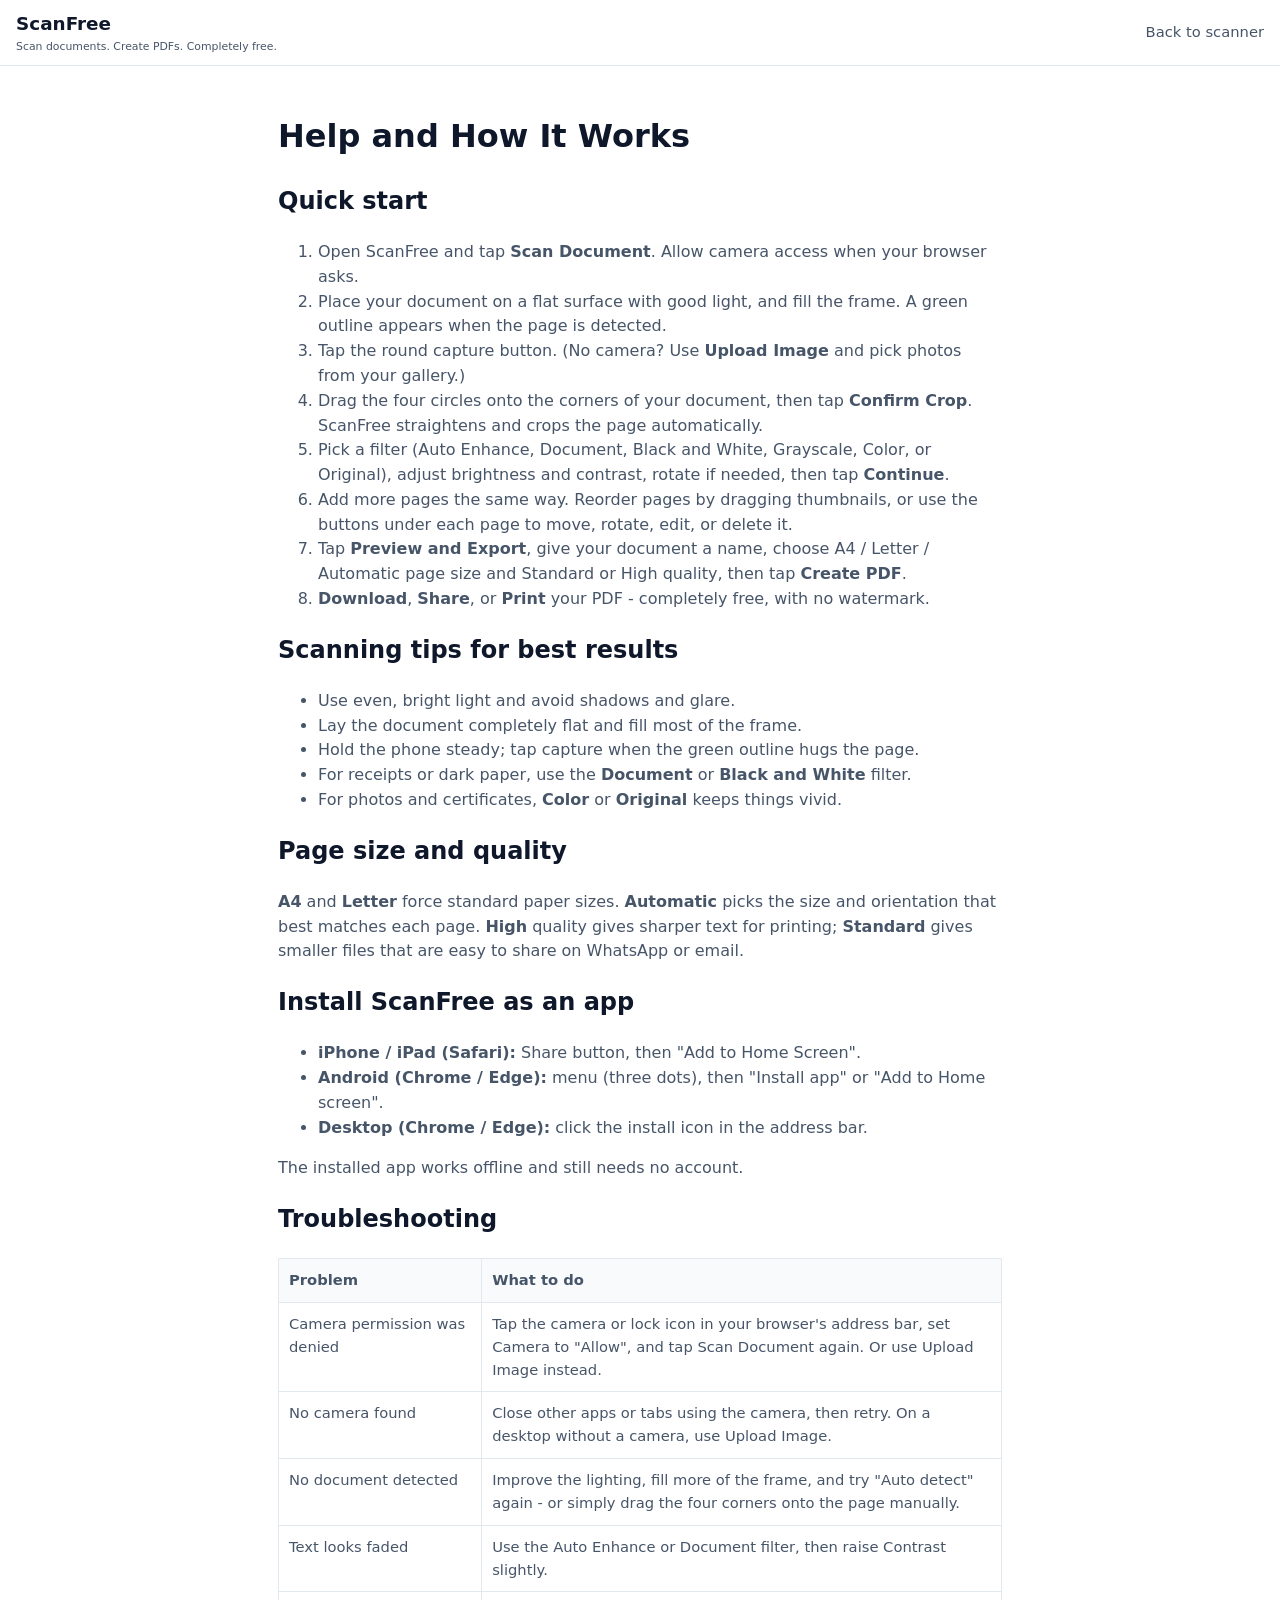
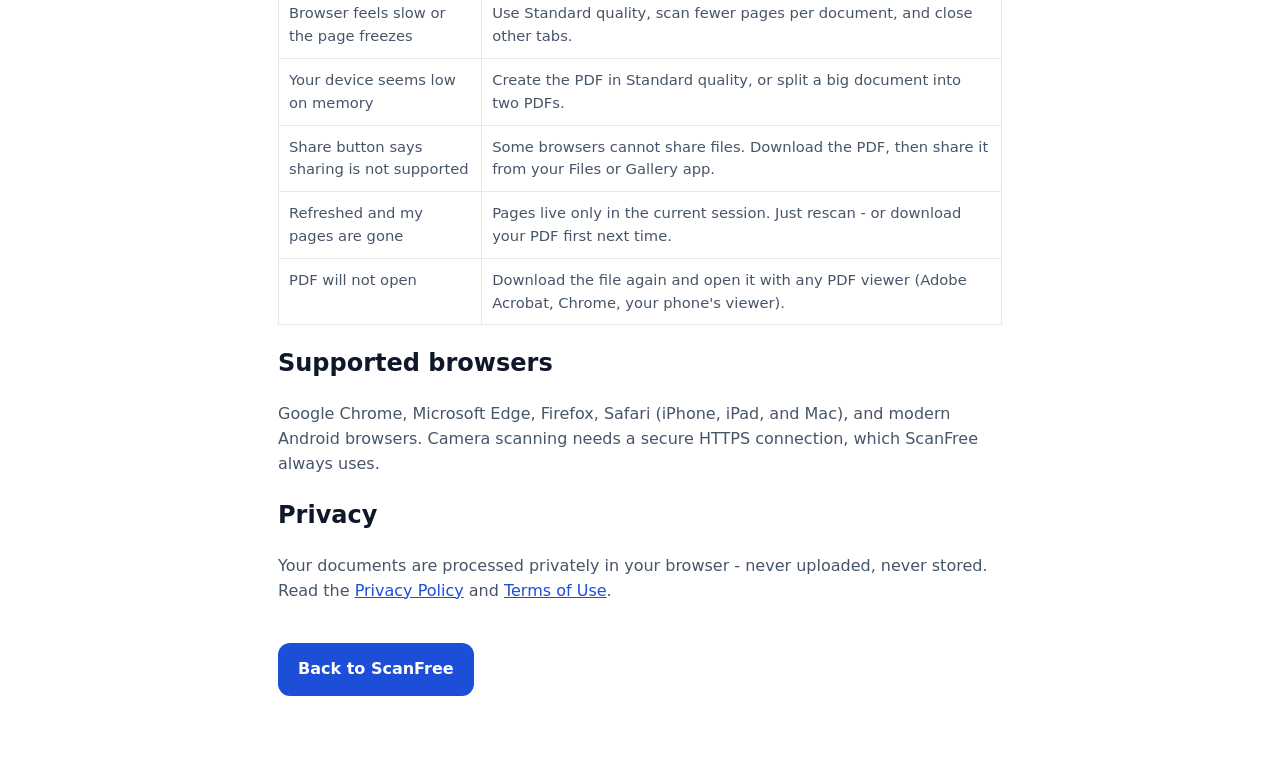
<file: help.html>
<!DOCTYPE html>
<html lang="en">
<head>
<meta charset="utf-8">
<meta name="viewport" content="width=device-width, initial-scale=1">
<title>Help and How It Works - ScanFree</title>
<meta name="description" content="How to scan documents, adjust corners, enhance pages, create PDFs, and fix common problems in ScanFree.">
<link rel="icon" href="icon.svg" type="image/svg+xml">
<link rel="stylesheet" href="style.css">
<style>
main{max-width:760px;padding:24px 18px 60px}
main p,main li{color:#475569}
table{width:100%;border-collapse:collapse;margin:12px 0}
th,td{border:1px solid #e2e8f0;padding:10px;text-align:left;vertical-align:top;color:#475569;font-size:.92rem}
th{background:#f8fafc}
.back{display:inline-block;margin-top:24px}
</style>
</head>
<body>
<header class="top">
  <a class="brand" href="index.html" aria-label="ScanFree home"><span><span class="brandname">ScanFree</span><small>Scan documents. Create PDFs. Completely free.</small></span></a>
  <nav class="topnav" aria-label="Site"><a href="index.html">Back to scanner</a></nav>
</header>
<main>
<h1>Help and How It Works</h1>
<h2>Quick start</h2>
<ol>
<li>Open ScanFree and tap <strong>Scan Document</strong>. Allow camera access when your browser asks.</li>
<li>Place your document on a flat surface with good light, and fill the frame. A green outline appears when the page is detected.</li>
<li>Tap the round capture button. (No camera? Use <strong>Upload Image</strong> and pick photos from your gallery.)</li>
<li>Drag the four circles onto the corners of your document, then tap <strong>Confirm Crop</strong>. ScanFree straightens and crops the page automatically.</li>
<li>Pick a filter (Auto Enhance, Document, Black and White, Grayscale, Color, or Original), adjust brightness and contrast, rotate if needed, then tap <strong>Continue</strong>.</li>
<li>Add more pages the same way. Reorder pages by dragging thumbnails, or use the buttons under each page to move, rotate, edit, or delete it.</li>
<li>Tap <strong>Preview and Export</strong>, give your document a name, choose A4 / Letter / Automatic page size and Standard or High quality, then tap <strong>Create PDF</strong>.</li>
<li><strong>Download</strong>, <strong>Share</strong>, or <strong>Print</strong> your PDF - completely free, with no watermark.</li>
</ol>
<h2>Scanning tips for best results</h2>
<ul>
<li>Use even, bright light and avoid shadows and glare.</li>
<li>Lay the document completely flat and fill most of the frame.</li>
<li>Hold the phone steady; tap capture when the green outline hugs the page.</li>
<li>For receipts or dark paper, use the <strong>Document</strong> or <strong>Black and White</strong> filter.</li>
<li>For photos and certificates, <strong>Color</strong> or <strong>Original</strong> keeps things vivid.</li>
</ul>
<h2>Page size and quality</h2>
<p><strong>A4</strong> and <strong>Letter</strong> force standard paper sizes. <strong>Automatic</strong> picks the size and orientation that best matches each page. <strong>High</strong> quality gives sharper text for printing; <strong>Standard</strong> gives smaller files that are easy to share on WhatsApp or email.</p>
<h2>Install ScanFree as an app</h2>
<ul>
<li><strong>iPhone / iPad (Safari):</strong> Share button, then "Add to Home Screen".</li>
<li><strong>Android (Chrome / Edge):</strong> menu (three dots), then "Install app" or "Add to Home screen".</li>
<li><strong>Desktop (Chrome / Edge):</strong> click the install icon in the address bar.</li>
</ul>
<p>The installed app works offline and still needs no account.</p>
<h2>Troubleshooting</h2>
<table>
<tr><th>Problem</th><th>What to do</th></tr>
<tr><td>Camera permission was denied</td><td>Tap the camera or lock icon in your browser's address bar, set Camera to "Allow", and tap Scan Document again. Or use Upload Image instead.</td></tr>
<tr><td>No camera found</td><td>Close other apps or tabs using the camera, then retry. On a desktop without a camera, use Upload Image.</td></tr>
<tr><td>No document detected</td><td>Improve the lighting, fill more of the frame, and try "Auto detect" again - or simply drag the four corners onto the page manually.</td></tr>
<tr><td>Text looks faded</td><td>Use the Auto Enhance or Document filter, then raise Contrast slightly.</td></tr>
<tr><td>Browser feels slow or the page freezes</td><td>Use Standard quality, scan fewer pages per document, and close other tabs.</td></tr>
<tr><td>Your device seems low on memory</td><td>Create the PDF in Standard quality, or split a big document into two PDFs.</td></tr>
<tr><td>Share button says sharing is not supported</td><td>Some browsers cannot share files. Download the PDF, then share it from your Files or Gallery app.</td></tr>
<tr><td>Refreshed and my pages are gone</td><td>Pages live only in the current session. Just rescan - or download your PDF first next time.</td></tr>
<tr><td>PDF will not open</td><td>Download the file again and open it with any PDF viewer (Adobe Acrobat, Chrome, your phone's viewer).</td></tr>
</table>
<h2>Supported browsers</h2>
<p>Google Chrome, Microsoft Edge, Firefox, Safari (iPhone, iPad, and Mac), and modern Android browsers. Camera scanning needs a secure HTTPS connection, which ScanFree always uses.</p>
<h2>Privacy</h2>
<p>Your documents are processed privately in your browser - never uploaded, never stored. Read the <a href="privacy.html">Privacy Policy</a> and <a href="terms.html">Terms of Use</a>.</p>
<p><a class="back btn primary" href="index.html">Back to ScanFree</a></p>
</main>
</body>
</html>
</file>
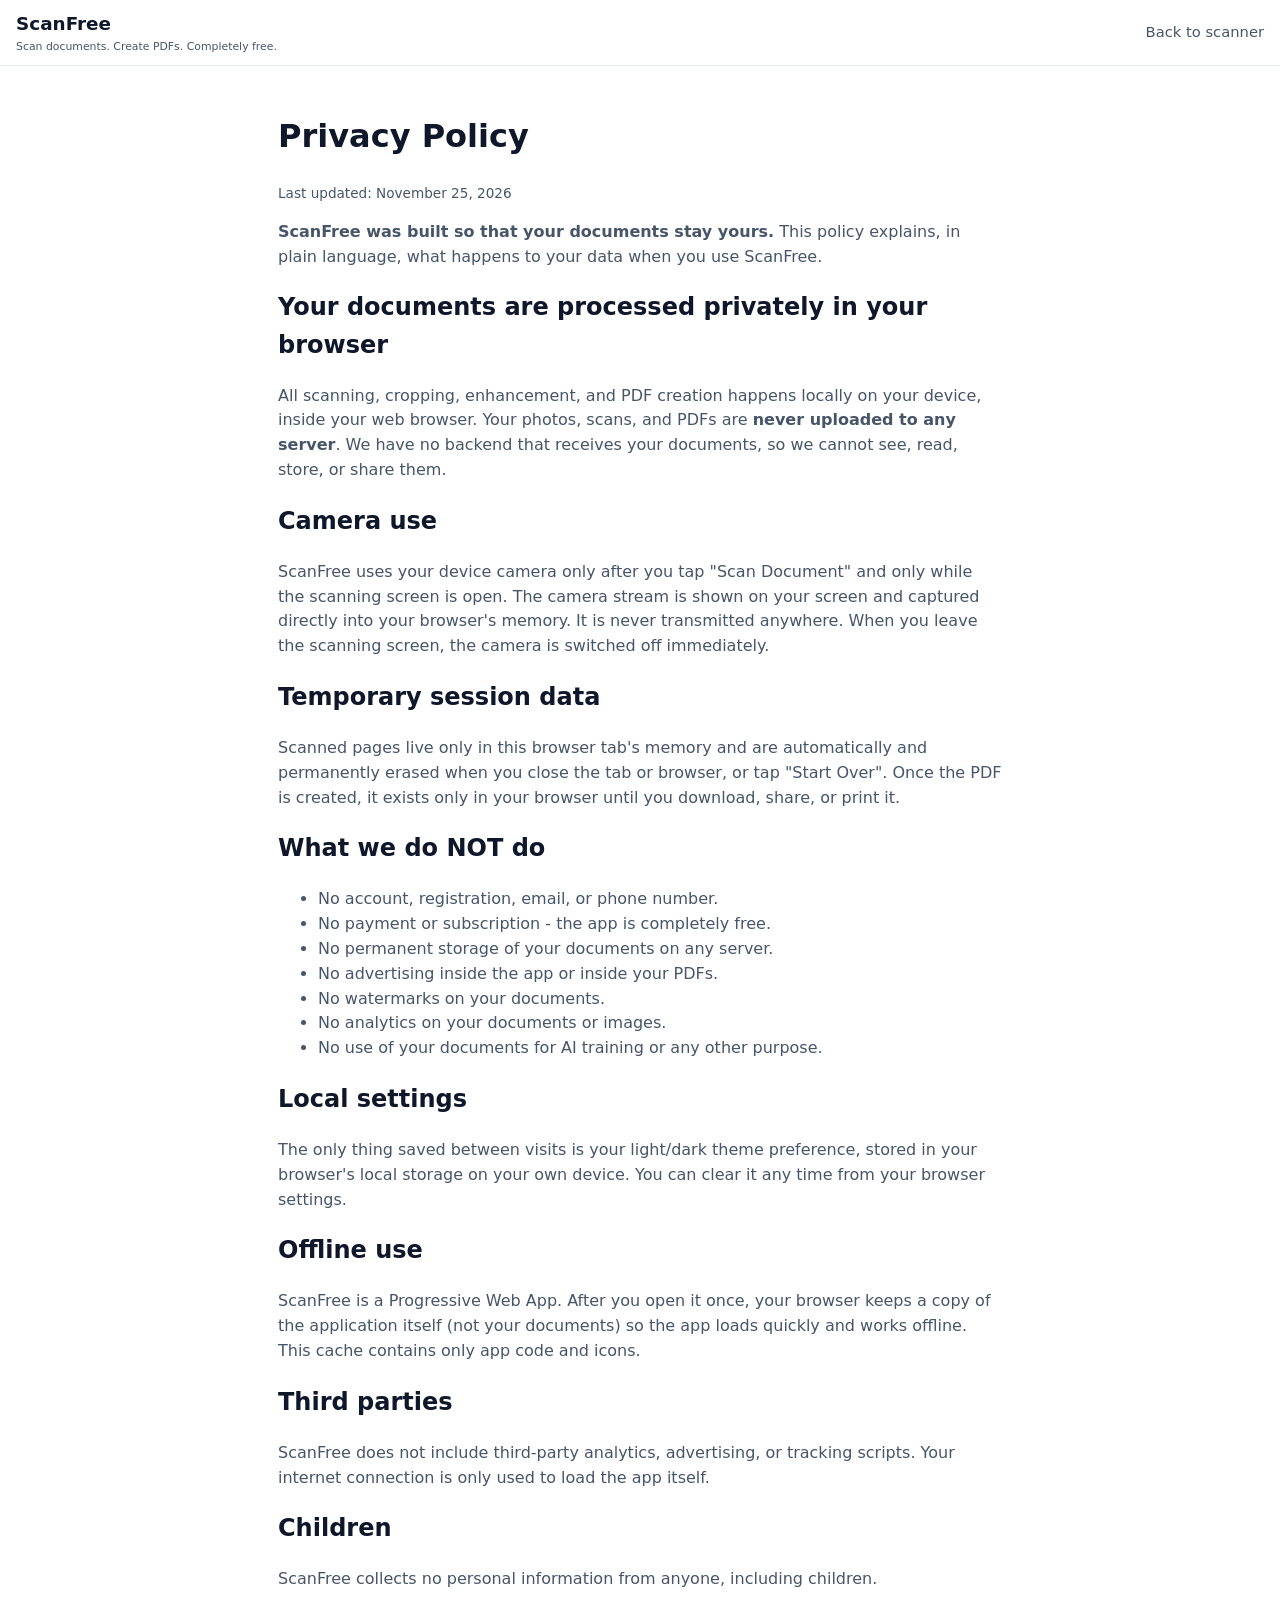
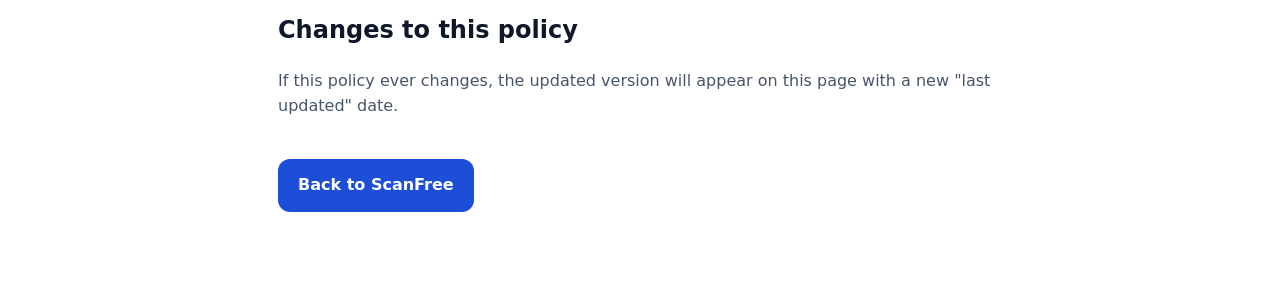
<file: privacy.html>
<!DOCTYPE html>
<html lang="en">
<head>
<meta charset="utf-8">
<meta name="viewport" content="width=device-width, initial-scale=1">
<title>Privacy Policy - ScanFree</title>
<meta name="description" content="ScanFree privacy policy: your documents are processed privately in your browser and never uploaded or stored.">
<link rel="icon" href="icon.svg" type="image/svg+xml">
<link rel="stylesheet" href="style.css">
<style>
main{max-width:760px;padding:24px 18px 60px}
main p,main li{color:#475569}
.updated{font-size:.85rem}
.back{display:inline-block;margin-top:24px}
</style>
</head>
<body>
<header class="top">
  <a class="brand" href="index.html" aria-label="ScanFree home"><span><span class="brandname">ScanFree</span><small>Scan documents. Create PDFs. Completely free.</small></span></a>
  <nav class="topnav" aria-label="Site"><a href="index.html">Back to scanner</a></nav>
</header>
<main>
<h1>Privacy Policy</h1>
<p class="updated">Last updated: November 25, 2026</p>
<p><strong>ScanFree was built so that your documents stay yours.</strong> This policy explains, in plain language, what happens to your data when you use ScanFree.</p>
<h2>Your documents are processed privately in your browser</h2>
<p>All scanning, cropping, enhancement, and PDF creation happens locally on your device, inside your web browser. Your photos, scans, and PDFs are <strong>never uploaded to any server</strong>. We have no backend that receives your documents, so we cannot see, read, store, or share them.</p>
<h2>Camera use</h2>
<p>ScanFree uses your device camera only after you tap "Scan Document" and only while the scanning screen is open. The camera stream is shown on your screen and captured directly into your browser's memory. It is never transmitted anywhere. When you leave the scanning screen, the camera is switched off immediately.</p>
<h2>Temporary session data</h2>
<p>Scanned pages live only in this browser tab's memory and are automatically and permanently erased when you close the tab or browser, or tap "Start Over". Once the PDF is created, it exists only in your browser until you download, share, or print it.</p>
<h2>What we do NOT do</h2>
<ul>
<li>No account, registration, email, or phone number.</li>
<li>No payment or subscription - the app is completely free.</li>
<li>No permanent storage of your documents on any server.</li>
<li>No advertising inside the app or inside your PDFs.</li>
<li>No watermarks on your documents.</li>
<li>No analytics on your documents or images.</li>
<li>No use of your documents for AI training or any other purpose.</li>
</ul>
<h2>Local settings</h2>
<p>The only thing saved between visits is your light/dark theme preference, stored in your browser's local storage on your own device. You can clear it any time from your browser settings.</p>
<h2>Offline use</h2>
<p>ScanFree is a Progressive Web App. After you open it once, your browser keeps a copy of the application itself (not your documents) so the app loads quickly and works offline. This cache contains only app code and icons.</p>
<h2>Third parties</h2>
<p>ScanFree does not include third-party analytics, advertising, or tracking scripts. Your internet connection is only used to load the app itself.</p>
<h2>Children</h2>
<p>ScanFree collects no personal information from anyone, including children.</p>
<h2>Changes to this policy</h2>
<p>If this policy ever changes, the updated version will appear on this page with a new "last updated" date.</p>
<p><a class="back btn primary" href="index.html">Back to ScanFree</a></p>
</main>
</body>
</html>
</file>
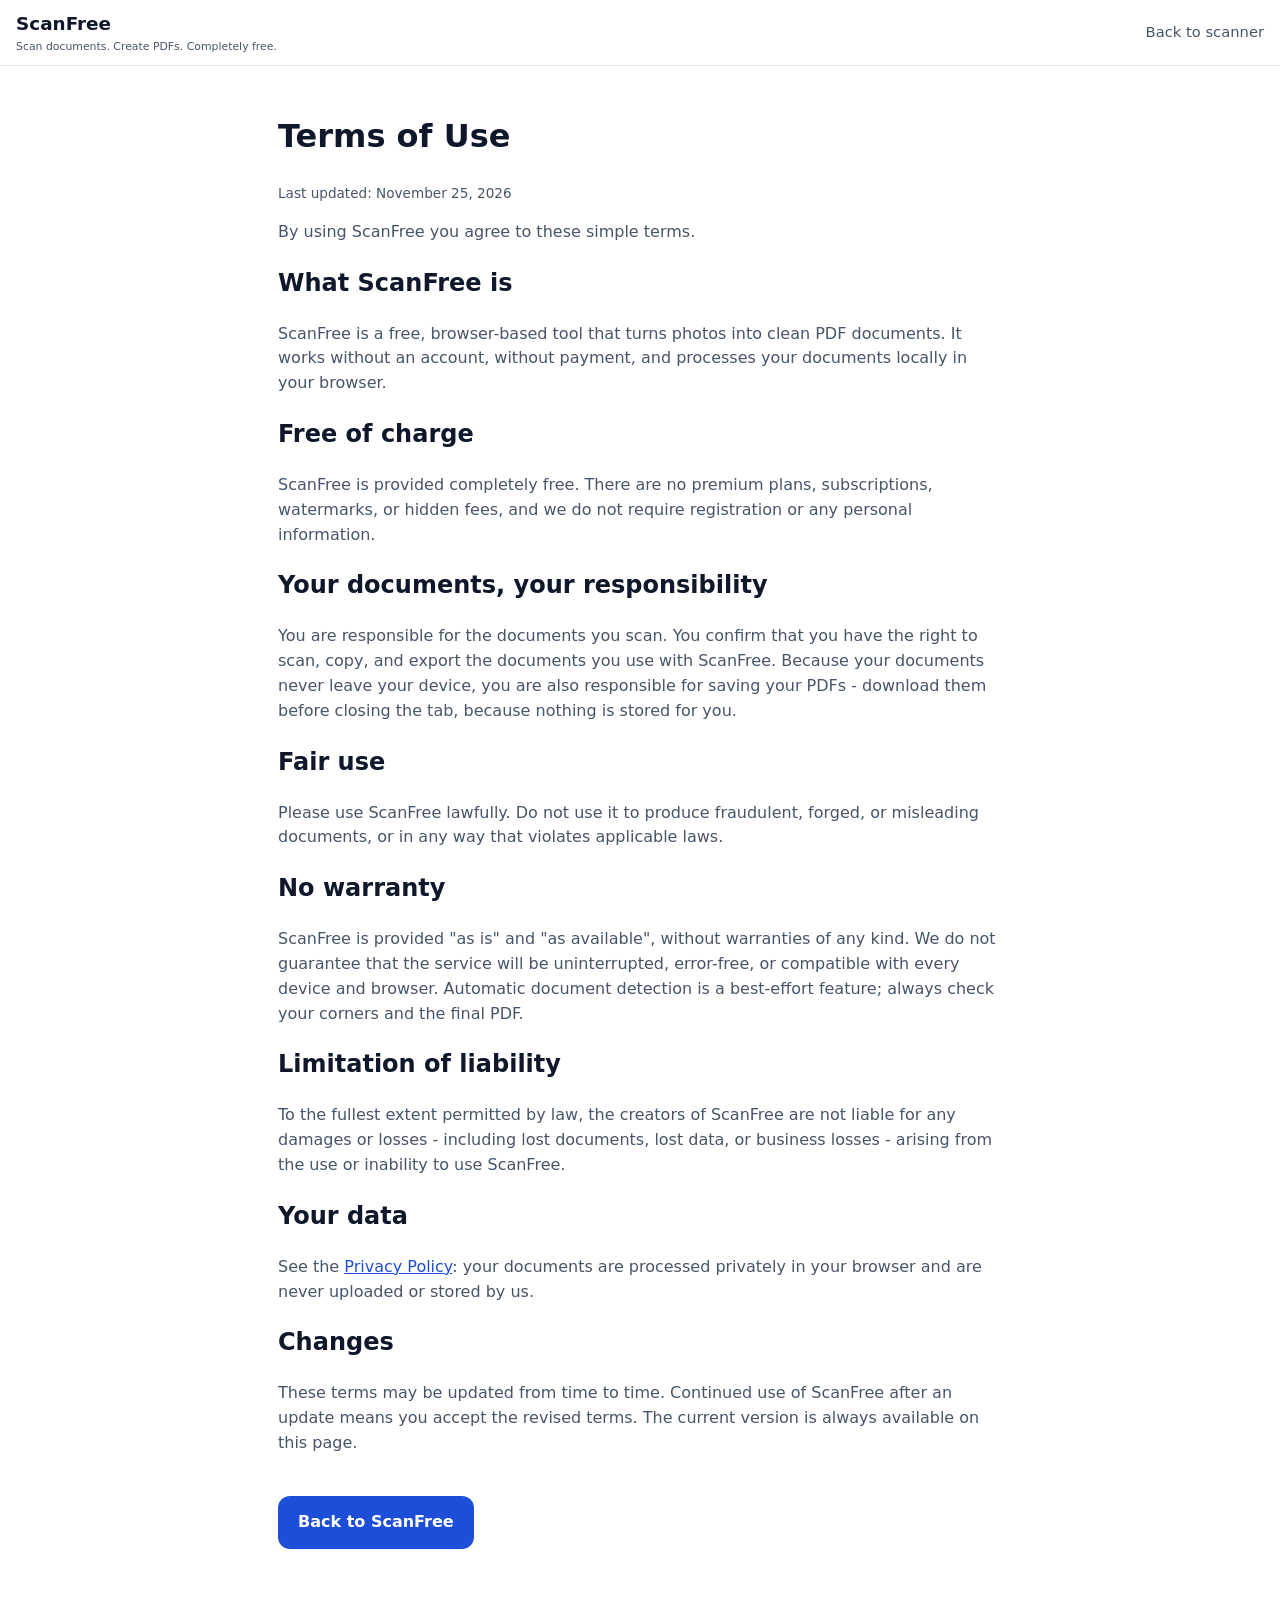
<file: terms.html>
<!DOCTYPE html>
<html lang="en">
<head>
<meta charset="utf-8">
<meta name="viewport" content="width=device-width, initial-scale=1">
<title>Terms of Use - ScanFree</title>
<meta name="description" content="ScanFree terms of use: a free browser-based document scanner and PDF maker.">
<link rel="icon" href="icon.svg" type="image/svg+xml">
<link rel="stylesheet" href="style.css">
<style>
main{max-width:760px;padding:24px 18px 60px}
main p,main li{color:#475569}
.updated{font-size:.85rem}
.back{display:inline-block;margin-top:24px}
</style>
</head>
<body>
<header class="top">
  <a class="brand" href="index.html" aria-label="ScanFree home"><span><span class="brandname">ScanFree</span><small>Scan documents. Create PDFs. Completely free.</small></span></a>
  <nav class="topnav" aria-label="Site"><a href="index.html">Back to scanner</a></nav>
</header>
<main>
<h1>Terms of Use</h1>
<p class="updated">Last updated: November 25, 2026</p>
<p>By using ScanFree you agree to these simple terms.</p>
<h2>What ScanFree is</h2>
<p>ScanFree is a free, browser-based tool that turns photos into clean PDF documents. It works without an account, without payment, and processes your documents locally in your browser.</p>
<h2>Free of charge</h2>
<p>ScanFree is provided completely free. There are no premium plans, subscriptions, watermarks, or hidden fees, and we do not require registration or any personal information.</p>
<h2>Your documents, your responsibility</h2>
<p>You are responsible for the documents you scan. You confirm that you have the right to scan, copy, and export the documents you use with ScanFree. Because your documents never leave your device, you are also responsible for saving your PDFs - download them before closing the tab, because nothing is stored for you.</p>
<h2>Fair use</h2>
<p>Please use ScanFree lawfully. Do not use it to produce fraudulent, forged, or misleading documents, or in any way that violates applicable laws.</p>
<h2>No warranty</h2>
<p>ScanFree is provided "as is" and "as available", without warranties of any kind. We do not guarantee that the service will be uninterrupted, error-free, or compatible with every device and browser. Automatic document detection is a best-effort feature; always check your corners and the final PDF.</p>
<h2>Limitation of liability</h2>
<p>To the fullest extent permitted by law, the creators of ScanFree are not liable for any damages or losses - including lost documents, lost data, or business losses - arising from the use or inability to use ScanFree.</p>
<h2>Your data</h2>
<p>See the <a href="privacy.html">Privacy Policy</a>: your documents are processed privately in your browser and are never uploaded or stored by us.</p>
<h2>Changes</h2>
<p>These terms may be updated from time to time. Continued use of ScanFree after an update means you accept the revised terms. The current version is always available on this page.</p>
<p><a class="back btn primary" href="index.html">Back to ScanFree</a></p>
</main>
</body>
</html>
</file>
<file: style.css>
:root{--blue:#1d4ed8;--navy:#0f172a;--bg:#ffffff;--fg:#0f172a;--muted:#475569;--card:#f8fafc;--line:#e2e8f0;--danger:#dc2626;--shadow:0 8px 24px rgba(15,23,42,.08)}
[data-theme=dark]{--bg:#0b1220;--fg:#e2e8f0;--muted:#94a3b8;--card:#111a2e;--line:#22304a;--navy:#e2e8f0}
*{box-sizing:border-box}
html,body{margin:0;padding:0}
body{font-family:system-ui,-apple-system,"Segoe UI",Roboto,Helvetica,Arial,sans-serif;background:var(--bg);color:var(--fg);line-height:1.55;-webkit-text-size-adjust:100%}
img,canvas,video{max-width:100%}
a{color:var(--blue)}
h2{color:var(--navy)}
[data-theme=dark] h2{color:var(--fg)}
.skip{position:absolute;left:-999px}
.skip:focus{left:8px;top:8px;z-index:99;background:var(--blue);color:#fff;padding:8px 12px;border-radius:8px}
header.top{position:sticky;top:0;z-index:20;display:flex;align-items:center;justify-content:space-between;gap:8px;padding:10px 16px;background:var(--bg);border-bottom:1px solid var(--line)}
.brand{display:flex;align-items:center;gap:10px;text-decoration:none;color:inherit}
.brandname{font-weight:800;font-size:1.15rem;color:var(--navy)}
[data-theme=dark] .brandname{color:var(--fg)}
.brand small{display:block;font-weight:500;font-size:.68rem;color:var(--muted)}
nav.topnav{display:flex;align-items:center;gap:14px}
nav.topnav a{color:var(--muted);text-decoration:none;font-size:.92rem}
nav.topnav a:hover,nav.topnav a:focus-visible{color:var(--blue)}
#btnTheme{background:none;border:1px solid var(--line);border-radius:10px;font:inherit;font-size:.92rem;padding:6px 10px;cursor:pointer;min-height:40px;min-width:44px;color:var(--fg)}
main{max-width:1080px;margin:0 auto;padding:16px 16px 48px}
.screen{display:none}
.screen.active{display:block}
.screentitle{text-align:center;margin:6px 0 12px;font-size:1.25rem}
.hint{color:var(--muted);font-size:.9rem;text-align:center;margin:8px 0 0}
.btn{display:inline-flex;align-items:center;justify-content:center;gap:8px;font:inherit;font-weight:600;padding:12px 18px;min-height:48px;border-radius:12px;border:2px solid transparent;cursor:pointer;background:var(--card);color:var(--fg);transition:transform .06s ease,box-shadow .15s ease;text-decoration:none}
.btn:hover{box-shadow:var(--shadow)}
.btn:active{transform:scale(.97)}
.btn.primary{background:var(--blue);color:#fff}
.btn.secondary{background:var(--bg);border-color:var(--blue);color:var(--blue)}
.btn.ghost{background:transparent;border-color:var(--line)}
.btn.danger{color:var(--danger);border-color:var(--danger);background:transparent}
.btn.big{font-size:1.05rem;padding:14px 26px;min-height:54px}
.btn:focus-visible,.mini:focus-visible,.chips button:focus-visible,select:focus-visible,input:focus-visible,.handle:focus-visible,.shutter:focus-visible{outline:3px solid #93c5fd;outline-offset:2px}
.hero{text-align:center;padding:34px 8px 10px}
.hero h1{font-size:clamp(1.7rem,5vw,2.6rem);margin:0 0 12px;color:var(--navy);line-height:1.15}
[data-theme=dark] .hero h1{color:var(--fg)}
.hero .sub{font-size:clamp(1rem,2.5vw,1.2rem);color:var(--muted);max-width:640px;margin:0 auto 22px}
.cta{display:flex;gap:12px;justify-content:center;flex-wrap:wrap}
.privacy-pill{display:inline-block;background:#ecfdf5;color:#065f46;border:1px solid #a7f3d0;padding:8px 14px;border-radius:999px;font-size:.9rem;margin:18px auto 0;font-weight:600}
[data-theme=dark] .privacy-pill{background:rgba(22,163,74,.12);color:#4ade80;border-color:rgba(74,222,128,.4)}
.benefits{list-style:none;display:flex;gap:14px;justify-content:center;flex-wrap:wrap;padding:0;margin:20px 0 0;font-weight:600;color:var(--muted)}
.card{background:var(--card);border:1px solid var(--line);border-radius:16px;padding:20px;margin:18px 0}
.how{display:grid;grid-template-columns:repeat(auto-fit,minmax(220px,1fr));gap:14px;padding:0;list-style:none;counter-reset:s;margin:0}
.how li{background:var(--bg);border:1px solid var(--line);border-radius:12px;padding:14px;position:relative;padding-left:52px;color:var(--muted)}
.how li::before{counter-increment:s;content:counter(s);position:absolute;left:12px;top:14px;width:28px;height:28px;border-radius:50%;background:var(--blue);color:#fff;display:flex;align-items:center;justify-content:center;font-size:.85rem;font-weight:700}
details{border:1px solid var(--line);border-radius:12px;margin:10px 0;background:var(--bg)}
summary{cursor:pointer;font-weight:600;padding:13px 16px}
details p{margin:0;padding:0 16px 14px;color:var(--muted)}
#steps{display:flex;gap:6px;align-items:center;justify-content:center;flex-wrap:wrap;padding:10px 0;font-size:.85rem;color:var(--muted);font-weight:600}
#steps[hidden]{display:none}
#steps span.step{padding:4px 10px;border-radius:999px;border:1px solid var(--line)}
#steps span.step.now{background:var(--blue);color:#fff;border-color:var(--blue)}
#steps span.step.done{border-color:var(--blue);color:var(--blue)}
#steps i{font-style:normal;color:var(--line)}
.camwrap{position:relative;background:#000;border-radius:16px;overflow:hidden;aspect-ratio:3/4;max-height:70vh;margin:0 auto;width:100%}
@media(min-width:700px){.camwrap{aspect-ratio:4/3;max-width:900px}}
#camVideo{width:100%;height:100%;object-fit:cover;display:block}
#camOverlay{position:absolute;inset:0;width:100%;height:100%;pointer-events:none}
.frame{position:absolute;left:8%;right:8%;top:12%;bottom:12%;border:3px dashed rgba(255,255,255,.85);border-radius:14px;pointer-events:none;box-shadow:0 0 0 100vmax rgba(2,6,23,.35)}
.camhint{position:absolute;left:0;right:0;bottom:5%;text-align:center;color:#fff;font-weight:600;text-shadow:0 1px 2px #000;pointer-events:none;padding:0 16px}
.cammsg{position:absolute;inset:0;display:flex;flex-direction:column;align-items:center;justify-content:center;gap:10px;background:rgba(2,6,23,.93);color:#fff;padding:24px;text-align:center}
.cammsg[hidden]{display:none}
.cammsg h3{margin:0}
.cammsg p{margin:0 0 8px;max-width:440px;color:#cbd5e1}
.controls{display:flex;gap:10px;justify-content:center;align-items:center;flex-wrap:wrap;margin:16px 0}
.shutter{width:72px;height:72px;border-radius:50%;border:5px solid #fff;background:var(--blue);box-shadow:0 4px 16px rgba(0,0,0,.35);cursor:pointer;flex:0 0 auto}
.shutter:active{transform:scale(.94)}
#btnTorch.on{background:#fbbf24;color:#111}
.canvasbox{position:relative;background:var(--card);border:1px solid var(--line);border-radius:16px;padding:10px;display:flex;justify-content:center;max-width:100%}
.canvasbox canvas{max-width:100%;height:auto;border-radius:8px}
.handle{position:absolute;width:32px;height:32px;border-radius:50%;border:3px solid #fff;background:var(--blue);box-shadow:0 2px 8px rgba(0,0,0,.4);cursor:grab;touch-action:none;transform:translate(-50%,-50%);z-index:5}
.handle:active{cursor:grabbing}
.chips{display:flex;gap:8px;flex-wrap:wrap;justify-content:center;margin:14px 0}
.chips button{font:inherit;font-weight:600;padding:9px 14px;border-radius:999px;border:1px solid var(--line);background:var(--bg);color:var(--fg);cursor:pointer;min-height:44px}
.chips button[aria-pressed=true]{background:var(--blue);color:#fff;border-color:var(--blue)}
.sliders{display:grid;gap:10px;max-width:480px;margin:0 auto 8px}
.sl{display:grid;grid-template-columns:90px 1fr 44px;align-items:center;gap:10px;font-weight:600;color:var(--muted);font-size:.9rem}
.sl input[type=range]{accent-color:var(--blue);width:100%}
.grid{display:grid;grid-template-columns:repeat(auto-fill,minmax(150px,1fr));gap:12px}
.pagecard{background:var(--card);border:1px solid var(--line);border-radius:12px;overflow:hidden}
.pagecard.dragging{opacity:.4}
.thumbwrap{position:relative;touch-action:none;cursor:grab;background:#fff}
.thumbwrap img{display:block;width:100%;height:auto}
.pnum{position:absolute;top:6px;left:6px;background:var(--navy);color:#fff;font-size:.75rem;font-weight:700;padding:2px 8px;border-radius:999px}
[data-theme=dark] .pnum{background:var(--blue)}
.pbtns{display:flex;gap:4px;justify-content:center;padding:6px;flex-wrap:wrap}
.mini{font:inherit;font-size:.9rem;padding:6px 8px;border-radius:8px;border:1px solid var(--line);background:var(--bg);color:var(--fg);cursor:pointer;min-width:40px;min-height:40px}
.mini.danger{color:var(--danger);border-color:var(--danger)}
#pageCount{text-align:center;font-weight:700;margin:6px 0}
#pagesEmpty{text-align:center;color:var(--muted);padding:20px 10px}
#pagesEmpty[hidden]{display:none}
.opts{display:grid;gap:14px;grid-template-columns:repeat(auto-fit,minmax(240px,1fr));margin:12px 0}
.opts label{display:grid;gap:6px;font-weight:600;color:var(--muted);font-size:.9rem}
input[type=text],select{font:inherit;padding:12px;border-radius:10px;border:1px solid var(--line);background:var(--bg);color:var(--fg);min-height:48px;width:100%}
.previews{display:flex;flex-direction:column;align-items:center;gap:14px;margin:12px 0;max-height:56vh;overflow:auto;padding:4px}
.previews figure{margin:0;text-align:center}
.previews figcaption{font-size:.8rem;color:var(--muted);margin-top:4px}
.success-head{text-align:center;margin:8px 0}
.success-head h2{font-size:1.4rem}
#toast{position:fixed;left:50%;bottom:24px;transform:translate(-50%,20px);background:var(--navy);color:#fff;padding:12px 18px;border-radius:12px;opacity:0;pointer-events:none;transition:.25s;z-index:60;max-width:90vw;text-align:center;font-weight:600;font-size:.92rem}
[data-theme=dark] #toast{background:#e2e8f0;color:#0b1220}
#toast.show{opacity:1;transform:translate(-50%,0)}
#modal{position:fixed;inset:0;background:rgba(2,6,23,.55);display:none;align-items:center;justify-content:center;z-index:70;padding:16px}
#modal.show{display:flex}
.modalbox{background:var(--bg);border-radius:16px;padding:22px;max-width:420px;width:100%;box-shadow:var(--shadow)}
.modalbox h3{margin:0 0 8px}
.modalbox p{margin:0 0 18px;color:var(--muted)}
.modalbtns{display:flex;gap:10px;justify-content:flex-end;flex-wrap:wrap}
#busy{position:fixed;inset:0;background:rgba(2,6,23,.6);display:flex;align-items:center;justify-content:center;z-index:80}
#busy[hidden]{display:none}
.busybox{background:var(--bg);color:var(--fg);padding:22px 30px;border-radius:14px;font-weight:600;display:grid;gap:12px;text-align:center;max-width:85vw}
.spinner{width:34px;height:34px;border:4px solid var(--line);border-top-color:var(--blue);border-radius:50%;margin:0 auto;animation:spin 1s linear infinite}
@keyframes spin{to{transform:rotate(360deg)}}
footer{border-top:1px solid var(--line);padding:22px 16px;text-align:center;color:var(--muted);font-size:.85rem}
footer a{margin:0 8px}
footer .tag{font-weight:700;margin-bottom:6px}
@media(prefers-reduced-motion:reduce){*{animation:none!important;transition:none!important}}
</file>
